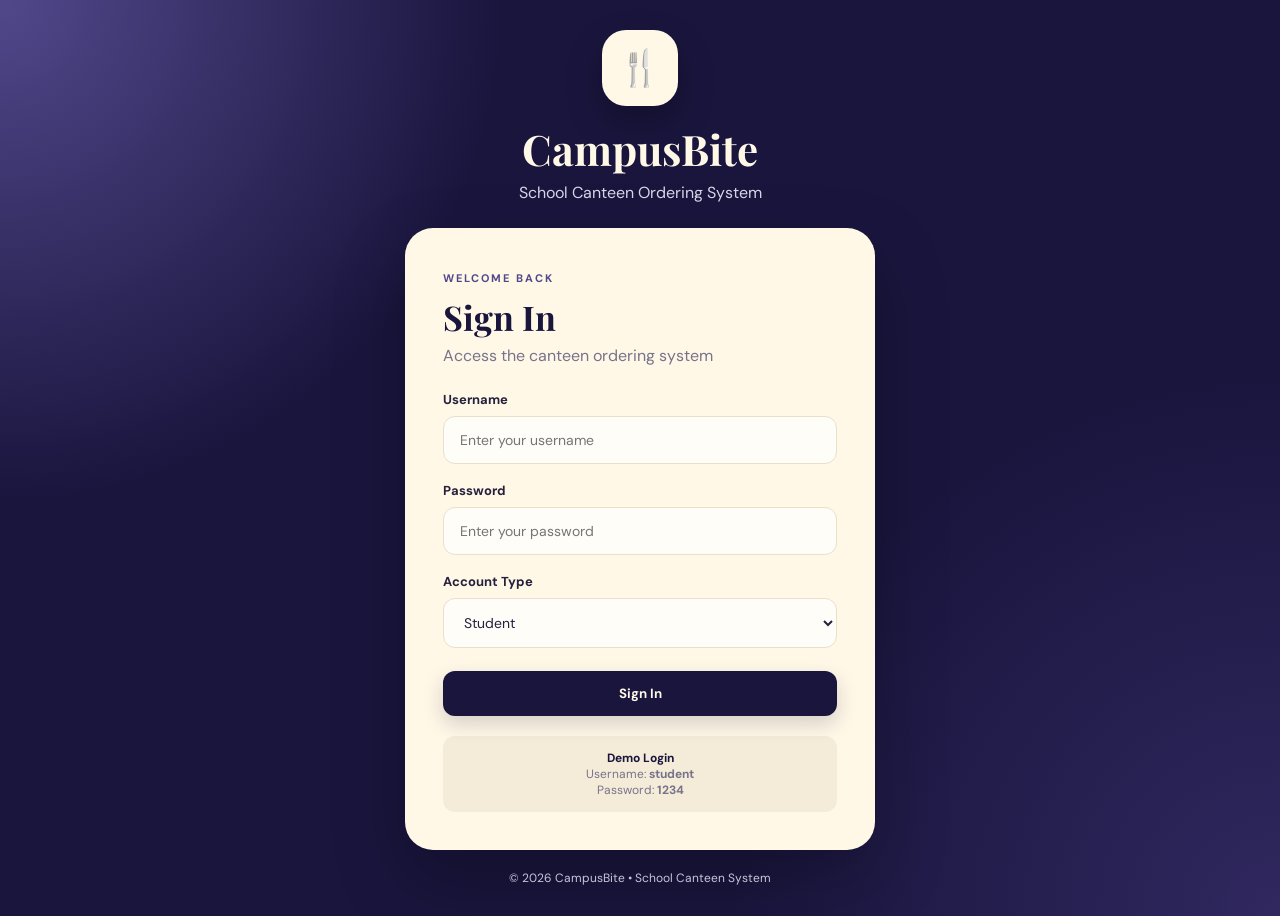
<file: index.html>
<!DOCTYPE html>
<html lang="en">
<head>
    <meta charset="UTF-8">
    <meta name="viewport" content="width=device-width, initial-scale=1.0">
    <title>CampusBite | Login</title>

    <link rel="stylesheet" href="css/style.css">
</head>

<body class="login-page">

    <div class="login-container">

        <div class="login-brand">
            <div class="brand-icon">🍴</div>

            <h1>CampusBite</h1>

            <p>
                School Canteen Ordering System
            </p>
        </div>

        <div class="login-card">

            <div class="login-header">
                <span class="small-label">WELCOME BACK</span>

                <h2>Sign In</h2>

                <p>
                    Access the canteen ordering system
                </p>
            </div>

            <form id="loginForm">

                <div class="form-group">
                    <label>Username</label>

                    <input
                        type="text"
                        id="username"
                        placeholder="Enter your username"
                        required
                    >
                </div>

                <div class="form-group">
                    <label>Password</label>

                    <input
                        type="password"
                        id="password"
                        placeholder="Enter your password"
                        required
                    >
                </div>

                <div class="form-group">
                    <label>Account Type</label>

                    <select id="role">

                        <option value="student">
                            Student
                        </option>

                        <option value="cashier">
                            Cashier / POS
                        </option>

                        <option value="kitchen">
                            Kitchen Staff
                        </option>

                        <option value="admin">
                            Administrator
                        </option>

                    </select>
                </div>

                <button
                    type="submit"
                    class="btn btn-primary login-button"
                >
                    Sign In
                </button>

            </form>

            <div class="demo-account">

                <strong>Demo Login</strong>

                <p>
                    Username: <b>student</b>
                    <br>
                    Password: <b>1234</b>
                </p>

            </div>

        </div>

        <p class="login-footer">
            © 2026 CampusBite • School Canteen System
        </p>

    </div>

    <script src="js/app.js"></script>

</body>
</html>
</file>
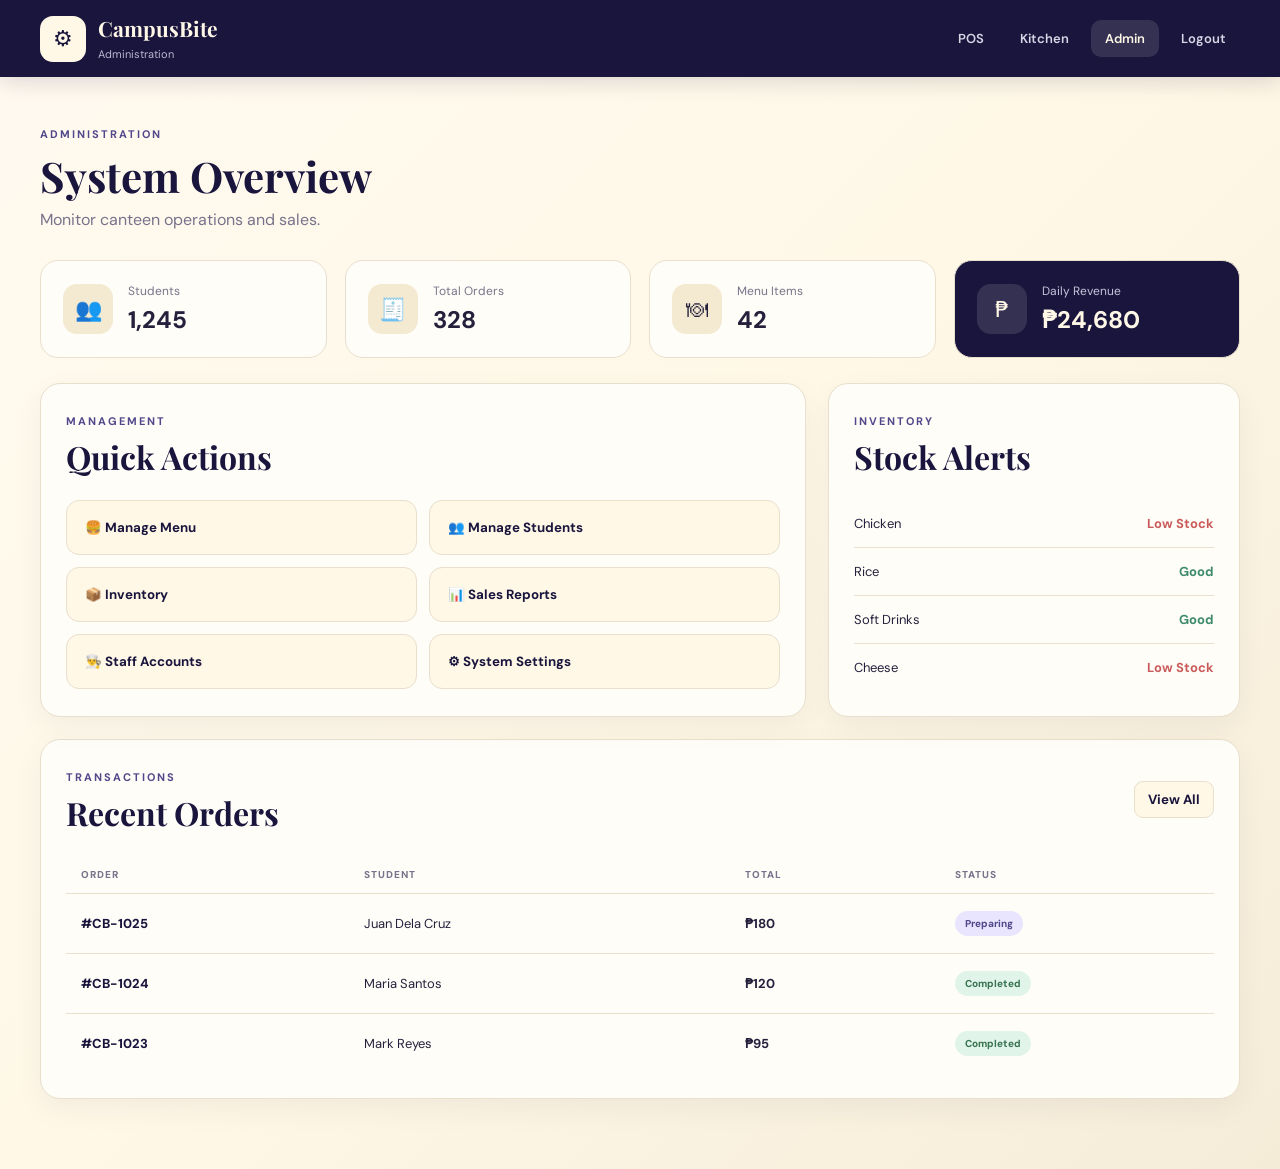
<file: admin.html>
<!DOCTYPE html>
<html lang="en">

<head>

    <meta charset="UTF-8">

    <meta
        name="viewport"
        content="width=device-width, initial-scale=1.0"
    >

    <title>CampusBite | Admin</title>

    <link
        rel="stylesheet"
        href="css/style.css"
    >

</head>

<body class="dashboard-page">

<header class="main-header">

    <div class="header-inner">

        <a href="admin.html" class="brand">

            <div class="brand-icon small">
                ⚙
            </div>

            <div>
                <h2>CampusBite</h2>
                <span>Administration</span>
            </div>

        </a>

        <nav>

            <a href="pos.html">
                POS
            </a>

            <a href="kitchen.html">
                Kitchen
            </a>

            <a href="admin.html" class="active">
                Admin
            </a>

            <a
                href="index.html"
                onclick="logout()"
            >
                Logout
            </a>

        </nav>

    </div>

</header>


<main class="dashboard-container">

    <div class="dashboard-heading">

        <div>

            <span class="small-label">
                ADMINISTRATION
            </span>

            <h1>
                System Overview
            </h1>

            <p>
                Monitor canteen operations and sales.
            </p>

        </div>

    </div>


    <section class="stats-grid">

        <div class="stat-card">

            <div class="stat-icon">
                👥
            </div>

            <div>

                <span>
                    Students
                </span>

                <strong>
                    1,245
                </strong>

            </div>

        </div>


        <div class="stat-card">

            <div class="stat-icon">
                🧾
            </div>

            <div>

                <span>
                    Total Orders
                </span>

                <strong>
                    328
                </strong>

            </div>

        </div>


        <div class="stat-card">

            <div class="stat-icon">
                🍽
            </div>

            <div>

                <span>
                    Menu Items
                </span>

                <strong>
                    42
                </strong>

            </div>

        </div>


        <div class="stat-card highlight">

            <div class="stat-icon">
                ₱
            </div>

            <div>

                <span>
                    Daily Revenue
                </span>

                <strong>
                    ₱24,680
                </strong>

            </div>

        </div>

    </section>


    <section class="admin-grid">

        <div class="admin-card">

            <div class="panel-header">

                <div>

                    <span class="small-label">
                        MANAGEMENT
                    </span>

                    <h2>
                        Quick Actions
                    </h2>

                </div>

            </div>


            <div class="admin-actions">

                <button>
                    🍔 Manage Menu
                </button>

                <button>
                    👥 Manage Students
                </button>

                <button>
                    📦 Inventory
                </button>

                <button>
                    📊 Sales Reports
                </button>

                <button>
                    👨‍🍳 Staff Accounts
                </button>

                <button>
                    ⚙ System Settings
                </button>

            </div>

        </div>


        <div class="admin-card">

            <div class="panel-header">

                <div>

                    <span class="small-label">
                        INVENTORY
                    </span>

                    <h2>
                        Stock Alerts
                    </h2>

                </div>

            </div>


            <div class="inventory-item">

                <span>
                    Chicken
                </span>

                <strong class="stock-low">
                    Low Stock
                </strong>

            </div>


            <div class="inventory-item">

                <span>
                    Rice
                </span>

                <strong class="stock-good">
                    Good
                </strong>

            </div>


            <div class="inventory-item">

                <span>
                    Soft Drinks
                </span>

                <strong class="stock-good">
                    Good
                </strong>

            </div>


            <div class="inventory-item">

                <span>
                    Cheese
                </span>

                <strong class="stock-low">
                    Low Stock
                </strong>

            </div>

        </div>

    </section>


    <section class="admin-card recent-orders">

        <div class="panel-header">

            <div>

                <span class="small-label">
                    TRANSACTIONS
                </span>

                <h2>
                    Recent Orders
                </h2>

            </div>

            <button class="refresh-button">
                View All
            </button>

        </div>


        <div class="order-table">

            <div class="table-header">

                <span>
                    ORDER
                </span>

                <span>
                    STUDENT
                </span>

                <span>
                    TOTAL
                </span>

                <span>
                    STATUS
                </span>

            </div>


            <div class="table-row">

                <span class="order-number">
                    #CB-1025
                </span>

                <span>
                    Juan Dela Cruz
                </span>

                <strong>
                    ₱180
                </strong>

                <span class="status preparing">
                    Preparing
                </span>

            </div>


            <div class="table-row">

                <span class="order-number">
                    #CB-1024
                </span>

                <span>
                    Maria Santos
                </span>

                <strong>
                    ₱120
                </strong>

                <span class="status completed">
                    Completed
                </span>

            </div>


            <div class="table-row">

                <span class="order-number">
                    #CB-1023
                </span>

                <span>
                    Mark Reyes
                </span>

                <strong>
                    ₱95
                </strong>

                <span class="status completed">
                    Completed
                </span>

            </div>

        </div>

    </section>

</main>


<script src="js/app.js"></script>

</body>
</html>
</file>
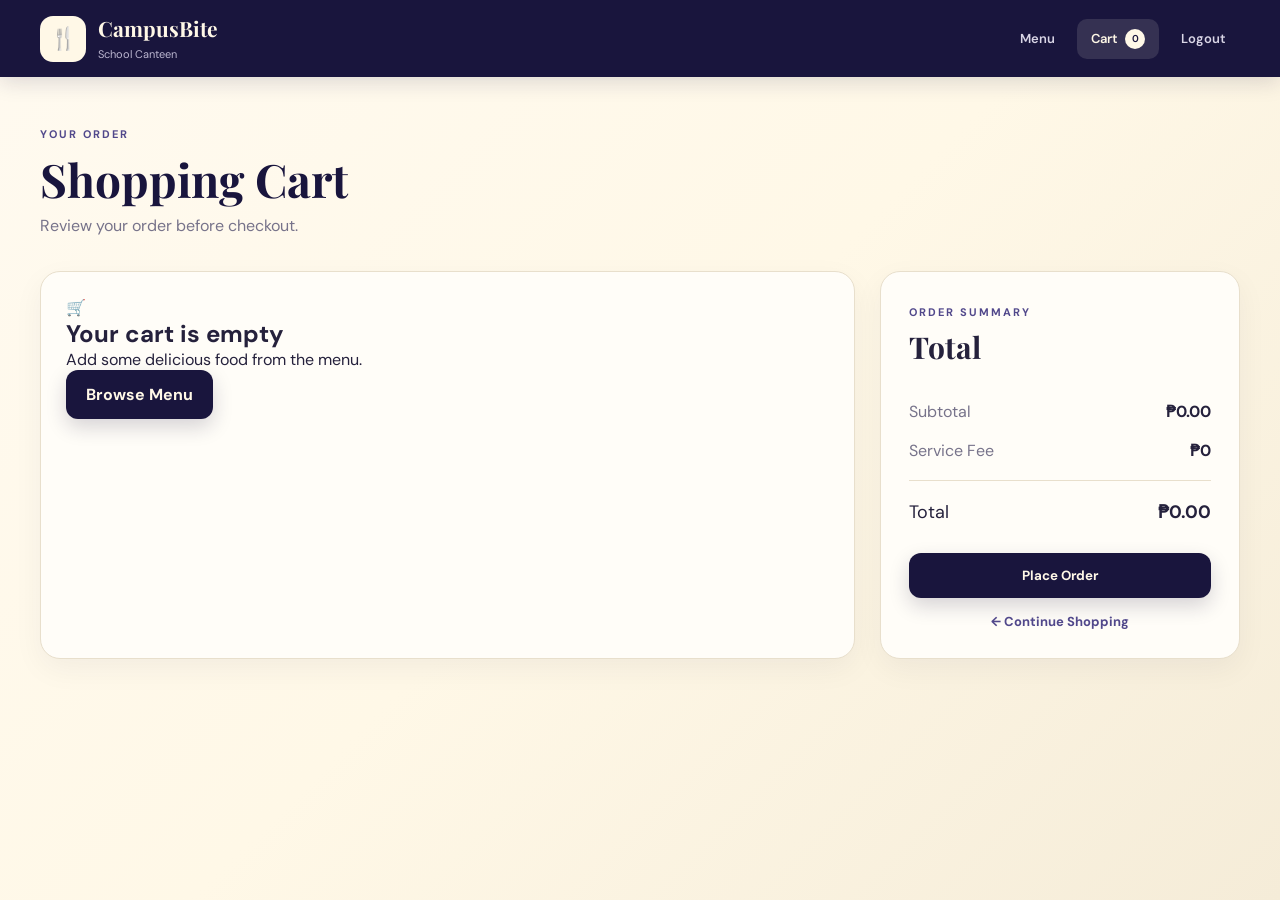
<file: cart.html>
<!DOCTYPE html>
<html lang="en">

<head>

    <meta charset="UTF-8">

    <meta
        name="viewport"
        content="width=device-width, initial-scale=1.0"
    >

    <title>CampusBite | Cart</title>

    <link
        rel="stylesheet"
        href="css/style.css"
    >

</head>

<body>

<header class="main-header">

    <div class="header-inner">

        <a href="menu.html" class="brand">

            <div class="brand-icon small">
                🍴
            </div>

            <div>
                <h2>CampusBite</h2>
                <span>School Canteen</span>
            </div>

        </a>

        <nav>

            <a href="menu.html">
                Menu
            </a>

            <a href="cart.html" class="active">
                Cart
                <span
                    class="cart-count"
                    id="cartCount"
                >
                    0
                </span>
            </a>

            <a
                href="index.html"
                onclick="logout()"
            >
                Logout
            </a>

        </nav>

    </div>

</header>


<main class="page-container">

    <div class="page-title">

        <span class="small-label">
            YOUR ORDER
        </span>

        <h1>
            Shopping Cart
        </h1>

        <p>
            Review your order before checkout.
        </p>

    </div>


    <div class="cart-layout">

        <section class="cart-card">

            <div
                id="cartItems"
                class="cart-items"
            ></div>

        </section>


        <aside class="summary-card">

            <span class="small-label">
                ORDER SUMMARY
            </span>

            <h2>
                Total
            </h2>

            <div class="summary-row">

                <span>
                    Subtotal
                </span>

                <strong id="subtotal">
                    ₱0
                </strong>

            </div>

            <div class="summary-row">

                <span>
                    Service Fee
                </span>

                <strong>
                    ₱0
                </strong>

            </div>

            <div class="summary-divider"></div>

            <div class="summary-total">

                <span>
                    Total
                </span>

                <strong id="total">
                    ₱0
                </strong>

            </div>

            <button
                onclick="checkout()"
                class="btn btn-primary full-width"
            >
                Place Order
            </button>

            <a
                href="menu.html"
                class="continue-shopping"
            >
                ← Continue Shopping
            </a>

        </aside>

    </div>

</main>


<script src="js/app.js"></script>

</body>
</html>
</file>
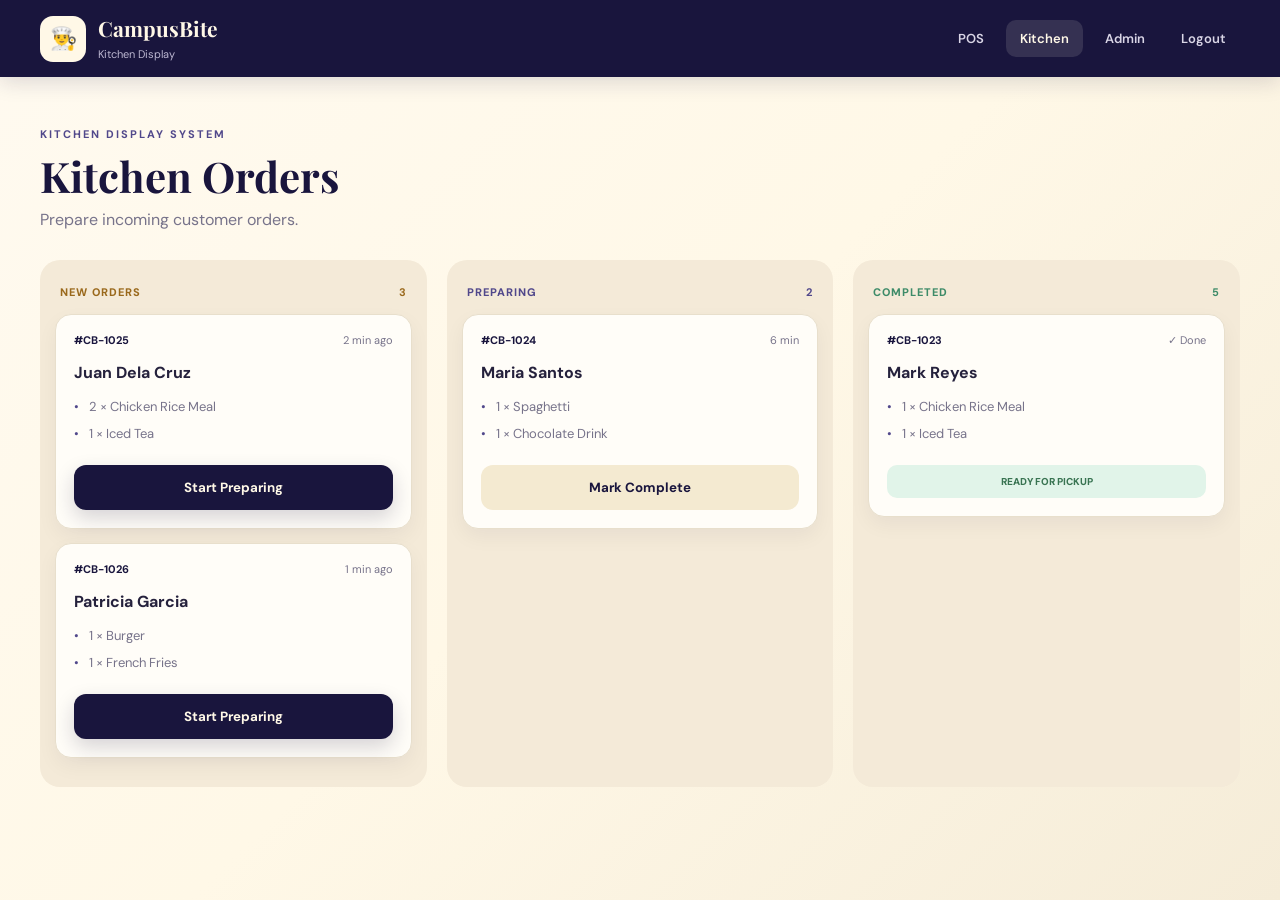
<file: kitchen.html>
<!DOCTYPE html>
<html lang="en">

<head>

    <meta charset="UTF-8">

    <meta
        name="viewport"
        content="width=device-width, initial-scale=1.0"
    >

    <title>CampusBite | Kitchen</title>

    <link
        rel="stylesheet"
        href="css/style.css"
    >

</head>

<body class="dashboard-page">

<header class="main-header">

    <div class="header-inner">

        <a href="kitchen.html" class="brand">

            <div class="brand-icon small">
                👨‍🍳
            </div>

            <div>
                <h2>CampusBite</h2>
                <span>Kitchen Display</span>
            </div>

        </a>

        <nav>

            <a href="pos.html">
                POS
            </a>

            <a href="kitchen.html" class="active">
                Kitchen
            </a>

            <a href="admin.html">
                Admin
            </a>

            <a
                href="index.html"
                onclick="logout()"
            >
                Logout
            </a>

        </nav>

    </div>

</header>


<main class="dashboard-container">

    <div class="dashboard-heading">

        <div>

            <span class="small-label">
                KITCHEN DISPLAY SYSTEM
            </span>

            <h1>
                Kitchen Orders
            </h1>

            <p>
                Prepare incoming customer orders.
            </p>

        </div>

    </div>


    <div class="kitchen-grid">

        <div class="kitchen-column">

            <div class="kitchen-heading pending-heading">

                <span>
                    NEW ORDERS
                </span>

                <strong>
                    3
                </strong>

            </div>


            <div class="kitchen-order">

                <div class="order-top">

                    <strong>
                        #CB-1025
                    </strong>

                    <span>
                        2 min ago
                    </span>

                </div>

                <h3>
                    Juan Dela Cruz
                </h3>

                <ul>

                    <li>
                        2 × Chicken Rice Meal
                    </li>

                    <li>
                        1 × Iced Tea
                    </li>

                </ul>

                <button
                    class="btn btn-primary full-width"
                    onclick="this.innerText='Preparing...'"
                >
                    Start Preparing
                </button>

            </div>


            <div class="kitchen-order">

                <div class="order-top">

                    <strong>
                        #CB-1026
                    </strong>

                    <span>
                        1 min ago
                    </span>

                </div>

                <h3>
                    Patricia Garcia
                </h3>

                <ul>

                    <li>
                        1 × Burger
                    </li>

                    <li>
                        1 × French Fries
                    </li>

                </ul>

                <button
                    class="btn btn-primary full-width"
                    onclick="this.innerText='Preparing...'"
                >
                    Start Preparing
                </button>

            </div>

        </div>


        <div class="kitchen-column">

            <div class="kitchen-heading preparing-heading">

                <span>
                    PREPARING
                </span>

                <strong>
                    2
                </strong>

            </div>


            <div class="kitchen-order">

                <div class="order-top">

                    <strong>
                        #CB-1024
                    </strong>

                    <span>
                        6 min
                    </span>

                </div>

                <h3>
                    Maria Santos
                </h3>

                <ul>

                    <li>
                        1 × Spaghetti
                    </li>

                    <li>
                        1 × Chocolate Drink
                    </li>

                </ul>

                <button
                    class="btn btn-secondary full-width"
                    onclick="this.innerText='Order Completed ✓'"
                >
                    Mark Complete
                </button>

            </div>

        </div>


        <div class="kitchen-column">

            <div class="kitchen-heading completed-heading">

                <span>
                    COMPLETED
                </span>

                <strong>
                    5
                </strong>

            </div>


            <div class="kitchen-order completed-order">

                <div class="order-top">

                    <strong>
                        #CB-1023
                    </strong>

                    <span>
                        ✓ Done
                    </span>

                </div>

                <h3>
                    Mark Reyes
                </h3>

                <ul>

                    <li>
                        1 × Chicken Rice Meal
                    </li>

                    <li>
                        1 × Iced Tea
                    </li>

                </ul>

                <div class="completed-label">
                    READY FOR PICKUP
                </div>

            </div>

        </div>

    </div>

</main>


<script src="js/app.js"></script>

</body>
</html>
</file>
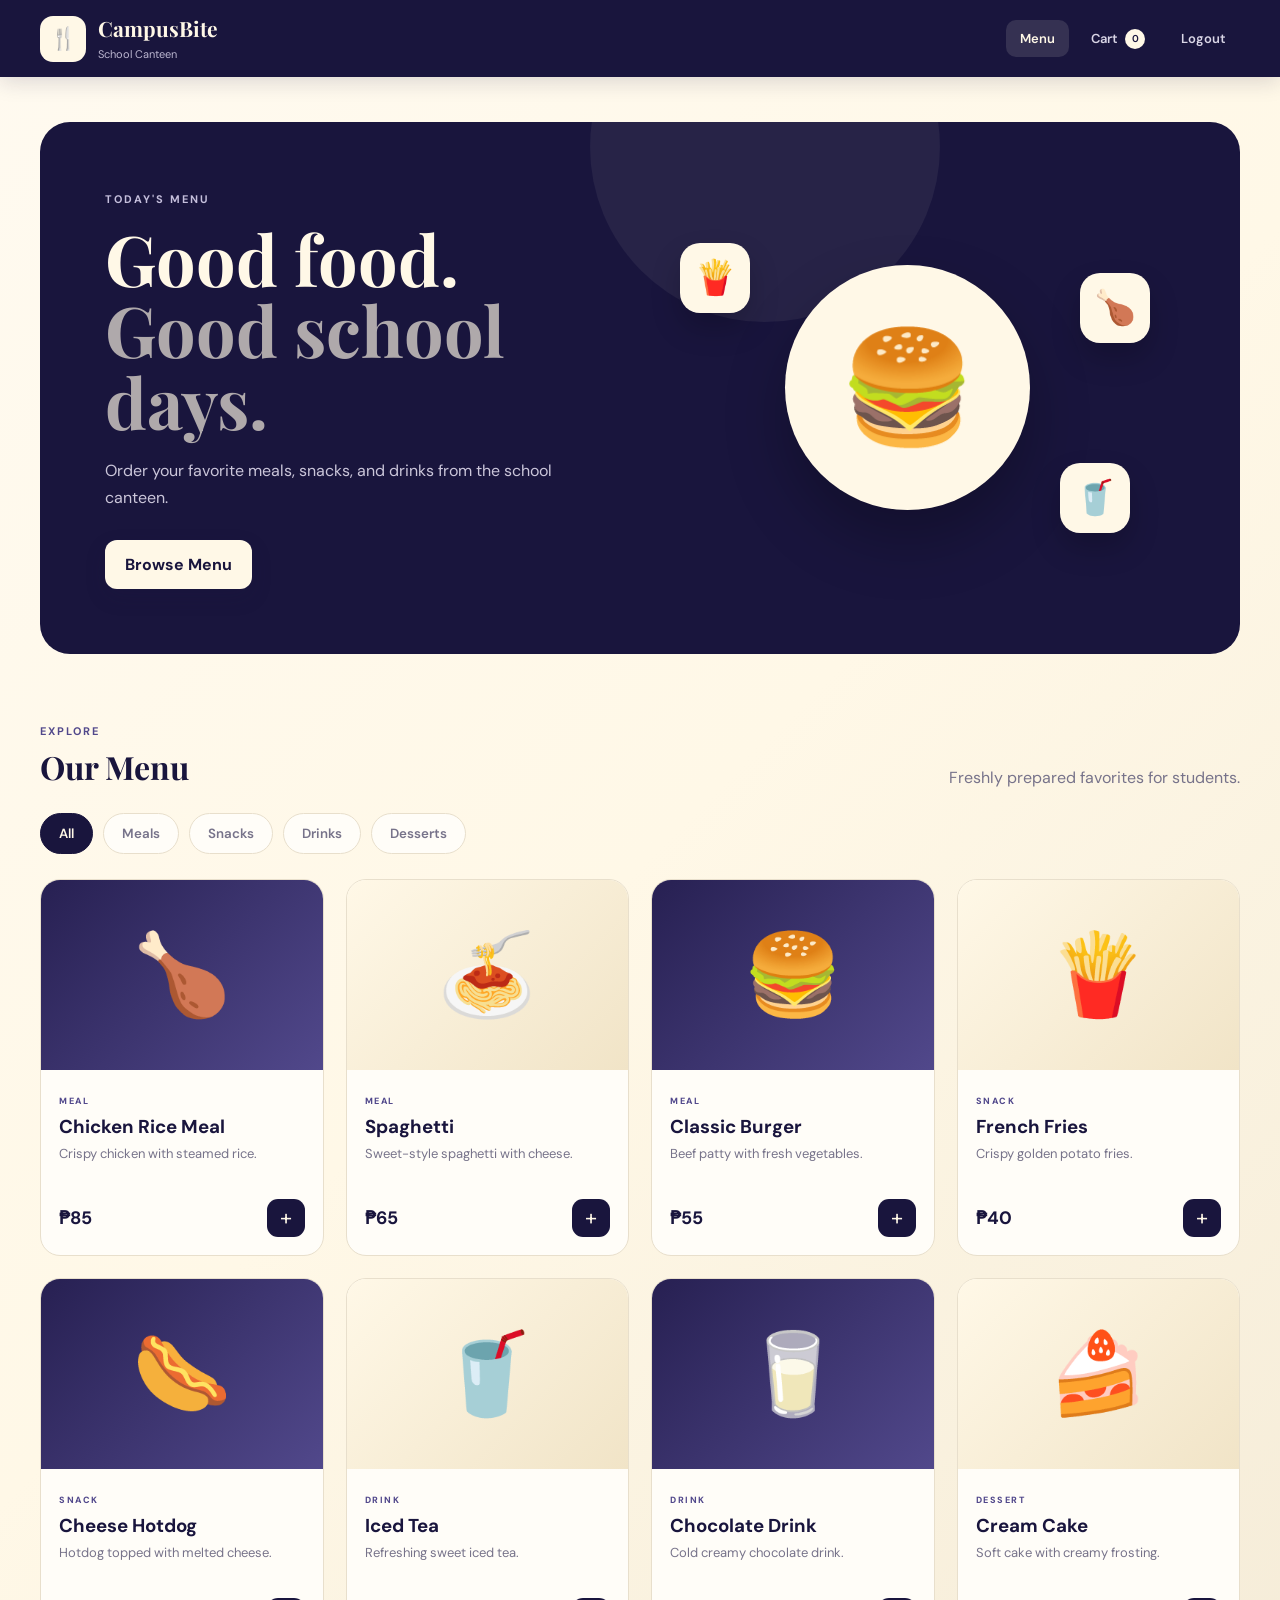
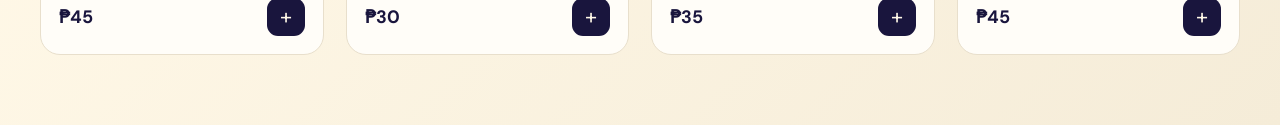
<file: menu.html>
<!DOCTYPE html>
<html lang="en">

<head>

    <meta charset="UTF-8">

    <meta
        name="viewport"
        content="width=device-width, initial-scale=1.0"
    >

    <title>CampusBite | Menu</title>

    <link
        rel="stylesheet"
        href="css/style.css"
    >

</head>

<body>

<header class="main-header">

    <div class="header-inner">

        <a href="menu.html" class="brand">

            <div class="brand-icon small">
                🍴
            </div>

            <div>
                <h2>CampusBite</h2>
                <span>School Canteen</span>
            </div>

        </a>

        <nav>

            <a href="menu.html" class="active">
                Menu
            </a>

            <a href="cart.html">
                Cart
                <span
                    class="cart-count"
                    id="cartCount"
                >
                    0
                </span>
            </a>

            <a
                href="index.html"
                onclick="logout()"
            >
                Logout
            </a>

        </nav>

    </div>

</header>


<main class="page-container">

    <section class="hero-section">

        <div class="hero-content">

            <span class="small-label">
                TODAY'S MENU
            </span>

            <h1>
                Good food.
                <br>
                <span>Good school days.</span>
            </h1>

            <p>
                Order your favorite meals, snacks, and drinks
                from the school canteen.
            </p>

            <a
                href="#menu"
                class="btn btn-primary"
            >
                Browse Menu
            </a>

        </div>

        <div class="hero-illustration">

            <div class="food-circle">
                🍔
            </div>

            <div class="floating-food food-one">
                🍟
            </div>

            <div class="floating-food food-two">
                🥤
            </div>

            <div class="floating-food food-three">
                🍗
            </div>

        </div>

    </section>


    <section
        class="menu-section"
        id="menu"
    >

        <div class="section-heading">

            <div>

                <span class="small-label">
                    EXPLORE
                </span>

                <h2>
                    Our Menu
                </h2>

            </div>

            <p>
                Freshly prepared favorites for students.
            </p>

        </div>


        <div class="category-buttons">

            <button
                class="category-btn active"
                onclick="filterMenu('all', this)"
            >
                All
            </button>

            <button
                class="category-btn"
                onclick="filterMenu('meals', this)"
            >
                Meals
            </button>

            <button
                class="category-btn"
                onclick="filterMenu('snacks', this)"
            >
                Snacks
            </button>

            <button
                class="category-btn"
                onclick="filterMenu('drinks', this)"
            >
                Drinks
            </button>

            <button
                class="category-btn"
                onclick="filterMenu('desserts', this)"
            >
                Desserts
            </button>

        </div>


        <div
            class="menu-grid"
            id="menuGrid"
        >

            <div
                class="food-card"
                data-category="meals"
            >

                <div class="food-image purple">
                    🍗
                </div>

                <div class="food-info">

                    <span class="food-category">
                        MEAL
                    </span>

                    <h3>
                        Chicken Rice Meal
                    </h3>

                    <p>
                        Crispy chicken with steamed rice.
                    </p>

                    <div class="food-bottom">

                        <strong>
                            ₱85
                        </strong>

                        <button
                            onclick="addToCart(
                                'Chicken Rice Meal',
                                85
                            )"
                            class="add-button"
                        >
                            +
                        </button>

                    </div>

                </div>

            </div>


            <div
                class="food-card"
                data-category="meals"
            >

                <div class="food-image cream">
                    🍝
                </div>

                <div class="food-info">

                    <span class="food-category">
                        MEAL
                    </span>

                    <h3>
                        Spaghetti
                    </h3>

                    <p>
                        Sweet-style spaghetti with cheese.
                    </p>

                    <div class="food-bottom">

                        <strong>
                            ₱65
                        </strong>

                        <button
                            onclick="addToCart(
                                'Spaghetti',
                                65
                            )"
                            class="add-button"
                        >
                            +
                        </button>

                    </div>

                </div>

            </div>


            <div
                class="food-card"
                data-category="meals"
            >

                <div class="food-image purple">
                    🍔
                </div>

                <div class="food-info">

                    <span class="food-category">
                        MEAL
                    </span>

                    <h3>
                        Classic Burger
                    </h3>

                    <p>
                        Beef patty with fresh vegetables.
                    </p>

                    <div class="food-bottom">

                        <strong>
                            ₱55
                        </strong>

                        <button
                            onclick="addToCart(
                                'Classic Burger',
                                55
                            )"
                            class="add-button"
                        >
                            +
                        </button>

                    </div>

                </div>

            </div>


            <div
                class="food-card"
                data-category="snacks"
            >

                <div class="food-image cream">
                    🍟
                </div>

                <div class="food-info">

                    <span class="food-category">
                        SNACK
                    </span>

                    <h3>
                        French Fries
                    </h3>

                    <p>
                        Crispy golden potato fries.
                    </p>

                    <div class="food-bottom">

                        <strong>
                            ₱40
                        </strong>

                        <button
                            onclick="addToCart(
                                'French Fries',
                                40
                            )"
                            class="add-button"
                        >
                            +
                        </button>

                    </div>

                </div>

            </div>


            <div
                class="food-card"
                data-category="snacks"
            >

                <div class="food-image purple">
                    🌭
                </div>

                <div class="food-info">

                    <span class="food-category">
                        SNACK
                    </span>

                    <h3>
                        Cheese Hotdog
                    </h3>

                    <p>
                        Hotdog topped with melted cheese.
                    </p>

                    <div class="food-bottom">

                        <strong>
                            ₱45
                        </strong>

                        <button
                            onclick="addToCart(
                                'Cheese Hotdog',
                                45
                            )"
                            class="add-button"
                        >
                            +
                        </button>

                    </div>

                </div>

            </div>


            <div
                class="food-card"
                data-category="drinks"
            >

                <div class="food-image cream">
                    🥤
                </div>

                <div class="food-info">

                    <span class="food-category">
                        DRINK
                    </span>

                    <h3>
                        Iced Tea
                    </h3>

                    <p>
                        Refreshing sweet iced tea.
                    </p>

                    <div class="food-bottom">

                        <strong>
                            ₱30
                        </strong>

                        <button
                            onclick="addToCart(
                                'Iced Tea',
                                30
                            )"
                            class="add-button"
                        >
                            +
                        </button>

                    </div>

                </div>

            </div>


            <div
                class="food-card"
                data-category="drinks"
            >

                <div class="food-image purple">
                    🥛
                </div>

                <div class="food-info">

                    <span class="food-category">
                        DRINK
                    </span>

                    <h3>
                        Chocolate Drink
                    </h3>

                    <p>
                        Cold creamy chocolate drink.
                    </p>

                    <div class="food-bottom">

                        <strong>
                            ₱35
                        </strong>

                        <button
                            onclick="addToCart(
                                'Chocolate Drink',
                                35
                            )"
                            class="add-button"
                        >
                            +
                        </button>

                    </div>

                </div>

            </div>


            <div
                class="food-card"
                data-category="desserts"
            >

                <div class="food-image cream">
                    🍰
                </div>

                <div class="food-info">

                    <span class="food-category">
                        DESSERT
                    </span>

                    <h3>
                        Cream Cake
                    </h3>

                    <p>
                        Soft cake with creamy frosting.
                    </p>

                    <div class="food-bottom">

                        <strong>
                            ₱45
                        </strong>

                        <button
                            onclick="addToCart(
                                'Cream Cake',
                                45
                            )"
                            class="add-button"
                        >
                            +
                        </button>

                    </div>

                </div>

            </div>

        </div>

    </section>

</main>

<script src="js/app.js"></script>

</body>
</html>
</file>
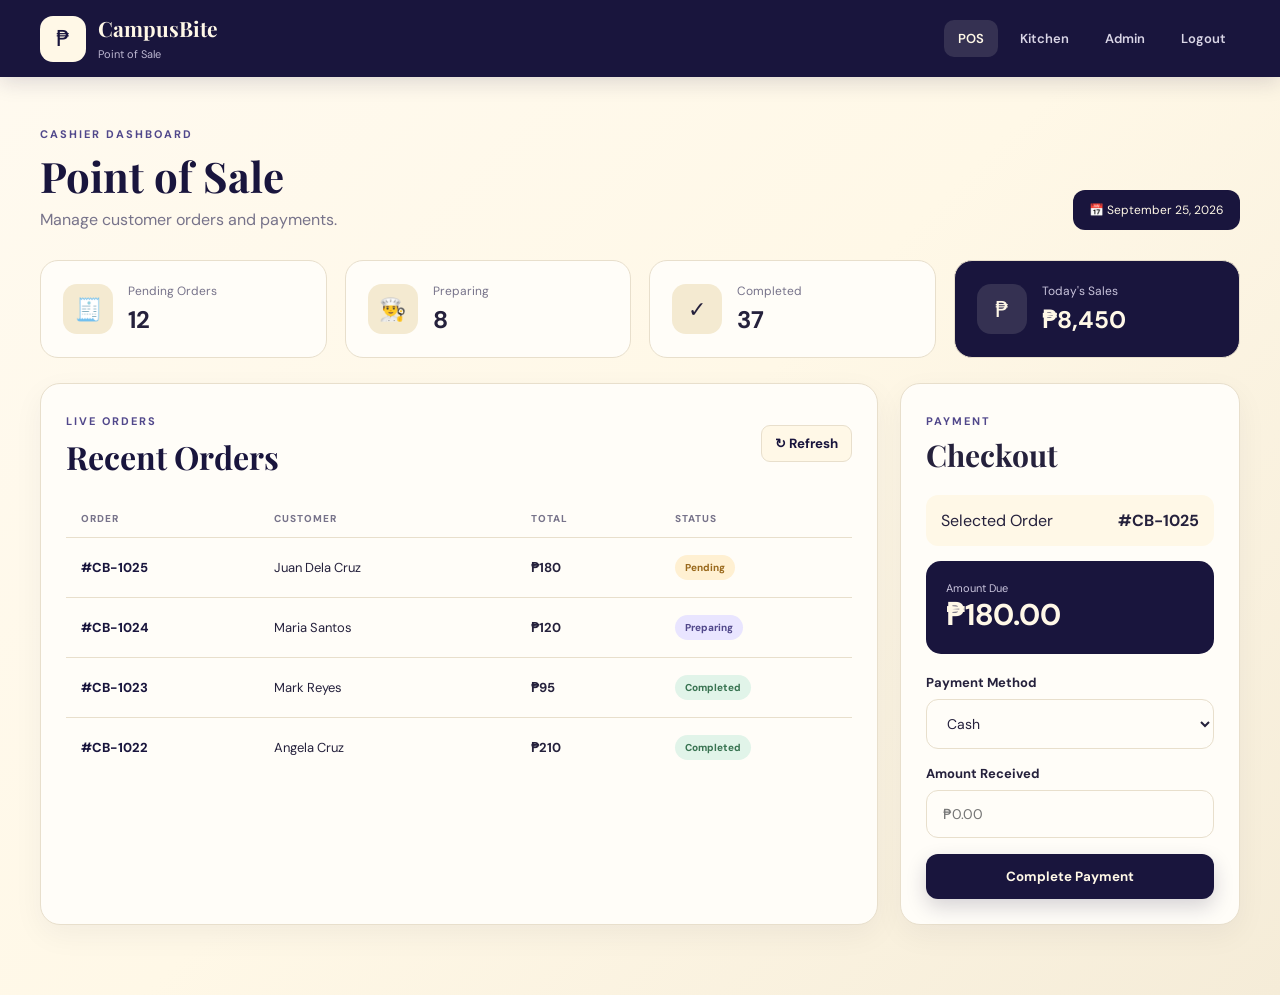
<file: pos.html>
<!DOCTYPE html>
<html lang="en">

<head>

    <meta charset="UTF-8">

    <meta
        name="viewport"
        content="width=device-width, initial-scale=1.0"
    >

    <title>CampusBite | POS</title>

    <link
        rel="stylesheet"
        href="css/style.css"
    >

</head>

<body class="dashboard-page">

<header class="main-header">

    <div class="header-inner">

        <a href="pos.html" class="brand">

            <div class="brand-icon small">
                ₱
            </div>

            <div>
                <h2>CampusBite</h2>
                <span>Point of Sale</span>
            </div>

        </a>

        <nav>

            <a href="pos.html" class="active">
                POS
            </a>

            <a href="kitchen.html">
                Kitchen
            </a>

            <a href="admin.html">
                Admin
            </a>

            <a
                href="index.html"
                onclick="logout()"
            >
                Logout
            </a>

        </nav>

    </div>

</header>


<main class="dashboard-container">

    <div class="dashboard-heading">

        <div>

            <span class="small-label">
                CASHIER DASHBOARD
            </span>

            <h1>
                Point of Sale
            </h1>

            <p>
                Manage customer orders and payments.
            </p>

        </div>

        <div class="date-badge">
            📅 September 25, 2026
        </div>

    </div>


    <section class="stats-grid">

        <div class="stat-card">

            <div class="stat-icon">
                🧾
            </div>

            <div>

                <span>
                    Pending Orders
                </span>

                <strong>
                    12
                </strong>

            </div>

        </div>


        <div class="stat-card">

            <div class="stat-icon">
                👨‍🍳
            </div>

            <div>

                <span>
                    Preparing
                </span>

                <strong>
                    8
                </strong>

            </div>

        </div>


        <div class="stat-card">

            <div class="stat-icon">
                ✓
            </div>

            <div>

                <span>
                    Completed
                </span>

                <strong>
                    37
                </strong>

            </div>

        </div>


        <div class="stat-card highlight">

            <div class="stat-icon">
                ₱
            </div>

            <div>

                <span>
                    Today's Sales
                </span>

                <strong>
                    ₱8,450
                </strong>

            </div>

        </div>

    </section>


    <section class="pos-layout">

        <div class="orders-panel">

            <div class="panel-header">

                <div>

                    <span class="small-label">
                        LIVE ORDERS
                    </span>

                    <h2>
                        Recent Orders
                    </h2>

                </div>

                <button
                    class="refresh-button"
                    onclick="location.reload()"
                >
                    ↻ Refresh
                </button>

            </div>


            <div class="order-table">

                <div class="table-header">

                    <span>
                        ORDER
                    </span>

                    <span>
                        CUSTOMER
                    </span>

                    <span>
                        TOTAL
                    </span>

                    <span>
                        STATUS
                    </span>

                </div>


                <div class="table-row">

                    <span class="order-number">
                        #CB-1025
                    </span>

                    <span>
                        Juan Dela Cruz
                    </span>

                    <strong>
                        ₱180
                    </strong>

                    <span class="status pending">
                        Pending
                    </span>

                </div>


                <div class="table-row">

                    <span class="order-number">
                        #CB-1024
                    </span>

                    <span>
                        Maria Santos
                    </span>

                    <strong>
                        ₱120
                    </strong>

                    <span class="status preparing">
                        Preparing
                    </span>

                </div>


                <div class="table-row">

                    <span class="order-number">
                        #CB-1023
                    </span>

                    <span>
                        Mark Reyes
                    </span>

                    <strong>
                        ₱95
                    </strong>

                    <span class="status completed">
                        Completed
                    </span>

                </div>


                <div class="table-row">

                    <span class="order-number">
                        #CB-1022
                    </span>

                    <span>
                        Angela Cruz
                    </span>

                    <strong>
                        ₱210
                    </strong>

                    <span class="status completed">
                        Completed
                    </span>

                </div>

            </div>

        </div>


        <aside class="payment-panel">

            <span class="small-label">
                PAYMENT
            </span>

            <h2>
                Checkout
            </h2>

            <div class="selected-order">

                <span>
                    Selected Order
                </span>

                <strong>
                    #CB-1025
                </strong>

            </div>

            <div class="payment-total">

                <span>
                    Amount Due
                </span>

                <strong>
                    ₱180.00
                </strong>

            </div>


            <label>
                Payment Method
            </label>

            <select>

                <option>
                    Cash
                </option>

                <option>
                    GCash
                </option>

                <option>
                    Card
                </option>

            </select>


            <label>
                Amount Received
            </label>

            <input
                type="number"
                placeholder="₱0.00"
            >


            <button
                class="btn btn-primary full-width"
            >
                Complete Payment
            </button>

        </aside>

    </section>

</main>


<script src="js/app.js"></script>

</body>
</html>
</file>
<file: css/style.css>
@import url('https://fonts.googleapis.com/css2?family=DM+Sans:wght@400;500;600;700&family=Playfair+Display:wght@500;600;700&display=swap');


:root {

    --midnight: #19153d;
    --midnight-dark: #100d2a;
    --indigo: #30285f;
    --indigo-light: #51488b;

    --cream: #fff8e7;
    --cream-dark: #f4ead1;

    --white: #ffffff;

    --text: #25213c;
    --muted: #77738a;

    --border: #e8dfcc;

    --green: #3d8b68;
    --orange: #d99a3e;
    --red: #c95b5b;

    --shadow:
        0 15px 40px rgba(25, 21, 61, 0.10);

    --radius: 18px;

}


* {
    margin: 0;
    padding: 0;
    box-sizing: border-box;
}


html {
    scroll-behavior: smooth;
}


body {

    font-family: 'DM Sans', sans-serif;

    background:
        linear-gradient(
            135deg,
            #fffaf0 0%,
            #fff8e7 50%,
            #f5ecd8 100%
        );

    color: var(--text);

    min-height: 100vh;

}


a {
    text-decoration: none;
    color: inherit;
}


button,
input,
select {
    font-family: inherit;
}


button {
    cursor: pointer;
}


/* =========================
   LOGIN
========================= */

.login-page {

    min-height: 100vh;

    display: flex;

    justify-content: center;

    align-items: center;

    padding: 30px;

    background:

        radial-gradient(
            circle at top left,
            #51488b 0,
            transparent 32%
        ),

        radial-gradient(
            circle at bottom right,
            #30285f 0,
            transparent 35%
        ),

        var(--midnight);

}


.login-container {

    width: 100%;

    max-width: 470px;

    text-align: center;

}


.login-brand {

    color: var(--cream);

    margin-bottom: 25px;

}


.brand-icon {

    width: 76px;

    height: 76px;

    margin: 0 auto 15px;

    display: flex;

    align-items: center;

    justify-content: center;

    background: var(--cream);

    color: var(--midnight);

    border-radius: 24px;

    font-size: 35px;

    box-shadow:
        0 15px 35px rgba(0,0,0,.25);

}


.brand-icon.small {

    width: 46px;

    height: 46px;

    margin: 0;

    border-radius: 13px;

    font-size: 22px;

    box-shadow: none;

}


.login-brand h1 {

    font-family: 'Playfair Display', serif;

    font-size: 42px;

}


.login-brand p {

    color: #d8d4e8;

    margin-top: 5px;

}


.login-card {

    background: var(--cream);

    padding: 38px;

    border-radius: 28px;

    box-shadow:
        0 30px 70px rgba(0,0,0,.25);

    text-align: left;

}


.login-header {

    margin-bottom: 25px;

}


.small-label {

    color: var(--indigo-light);

    font-size: 11px;

    font-weight: 700;

    letter-spacing: 2px;

}


.login-header h2 {

    font-family: 'Playfair Display', serif;

    font-size: 34px;

    color: var(--midnight);

    margin-top: 7px;

}


.login-header p {

    color: var(--muted);

    margin-top: 5px;

}


.form-group {

    margin-bottom: 18px;

}


.form-group label,
.payment-panel label {

    display: block;

    font-size: 13px;

    font-weight: 700;

    margin-bottom: 8px;

}


input,
select {

    width: 100%;

    border: 1px solid var(--border);

    background: #fffdf8;

    padding: 14px 16px;

    border-radius: 12px;

    outline: none;

    color: var(--text);

    font-size: 14px;

    transition: .2s;

}


input:focus,
select:focus {

    border-color: var(--indigo-light);

    box-shadow:
        0 0 0 3px rgba(81,72,139,.12);

}


.btn {

    border: none;

    padding: 14px 20px;

    border-radius: 12px;

    font-weight: 700;

    transition: .2s;

    display: inline-flex;

    align-items: center;

    justify-content: center;

    gap: 8px;

}


.btn:hover {

    transform: translateY(-2px);

}


.btn-primary {

    background: var(--midnight);

    color: var(--cream);

    box-shadow:
        0 8px 20px rgba(25,21,61,.18);

}


.btn-secondary {

    background: var(--cream-dark);

    color: var(--midnight);

}


.login-button {

    width: 100%;

    margin-top: 5px;

}


.demo-account {

    margin-top: 20px;

    padding: 14px;

    border-radius: 12px;

    background: #f4ecd9;

    text-align: center;

    font-size: 12px;

    color: var(--muted);

}


.demo-account strong {

    color: var(--midnight);

}


.login-footer {

    color: #c9c4dc;

    font-size: 12px;

    margin-top: 20px;

}


/* =========================
   HEADER
========================= */

.main-header {

    background: var(--midnight);

    color: var(--cream);

    position: sticky;

    top: 0;

    z-index: 100;

    box-shadow:
        0 5px 20px rgba(25,21,61,.15);

}


.header-inner {

    max-width: 1250px;

    margin: auto;

    padding: 14px 25px;

    display: flex;

    justify-content: space-between;

    align-items: center;

}


.brand {

    display: flex;

    align-items: center;

    gap: 12px;

}


.brand h2 {

    font-family: 'Playfair Display', serif;

    font-size: 21px;

}


.brand span {

    color: #bcb7d1;

    font-size: 11px;

}


nav {

    display: flex;

    align-items: center;

    gap: 8px;

}


nav a {

    padding: 10px 14px;

    border-radius: 10px;

    color: #d9d5e6;

    font-size: 13px;

    font-weight: 600;

    transition: .2s;

}


nav a:hover,
nav a.active {

    background: rgba(255,248,231,.12);

    color: var(--cream);

}


.cart-count {

    display: inline-flex;

    align-items: center;

    justify-content: center;

    min-width: 20px;

    height: 20px;

    margin-left: 4px;

    border-radius: 50%;

    background: var(--cream);

    color: var(--midnight);

    font-size: 10px;

}


/* =========================
   GENERAL
========================= */

.page-container,
.dashboard-container {

    width: 100%;

    max-width: 1250px;

    margin: auto;

    padding: 45px 25px 70px;

}


.hero-section {

    min-height: 480px;

    background: var(--midnight);

    border-radius: 30px;

    overflow: hidden;

    display: grid;

    grid-template-columns: 1fr 1fr;

    align-items: center;

    padding: 65px;

    color: var(--cream);

    position: relative;

}


.hero-section::before {

    content: "";

    position: absolute;

    width: 350px;

    height: 350px;

    border-radius: 50%;

    background: rgba(255,248,231,.06);

    right: 25%;

    top: -150px;

}


.hero-content {

    position: relative;

    z-index: 2;

}


.hero-content .small-label {

    color: #c5bfdc;

}


.hero-content h1 {

    font-family: 'Playfair Display', serif;

    font-size: clamp(45px, 6vw, 70px);

    line-height: 1.02;

    margin: 15px 0 20px;

}


.hero-content h1 span {

    color: var(--cream);

    opacity: .65;

}


.hero-content p {

    max-width: 500px;

    color: #cbc6da;

    line-height: 1.7;

    margin-bottom: 28px;

}


.hero-content .btn {

    background: var(--cream);

    color: var(--midnight);

}


.hero-illustration {

    min-height: 350px;

    position: relative;

    display: flex;

    align-items: center;

    justify-content: center;

}


.food-circle {

    width: 245px;

    height: 245px;

    border-radius: 50%;

    background: var(--cream);

    display: flex;

    align-items: center;

    justify-content: center;

    font-size: 110px;

    box-shadow:
        0 30px 60px rgba(0,0,0,.25);

}


.floating-food {

    position: absolute;

    width: 70px;

    height: 70px;

    border-radius: 20px;

    background: #fff8e7;

    display: flex;

    align-items: center;

    justify-content: center;

    font-size: 34px;

    box-shadow:
        0 15px 30px rgba(0,0,0,.2);

}


.food-one {
    top: 30px;
    left: 40px;
}


.food-two {
    bottom: 30px;
    right: 45px;
}


.food-three {
    top: 60px;
    right: 25px;
}


.menu-section {

    padding-top: 65px;

}


.section-heading {

    display: flex;

    justify-content: space-between;

    align-items: end;

    margin-bottom: 25px;

}


.section-heading h2,
.panel-header h2 {

    font-family: 'Playfair Display', serif;

    font-size: 32px;

    color: var(--midnight);

    margin-top: 5px;

}


.section-heading p {

    color: var(--muted);

}


.category-buttons {

    display: flex;

    gap: 10px;

    flex-wrap: wrap;

    margin-bottom: 25px;

}


.category-btn {

    border: 1px solid var(--border);

    background: #fffdf8;

    color: var(--muted);

    padding: 11px 18px;

    border-radius: 30px;

    font-weight: 600;

}


.category-btn.active,
.category-btn:hover {

    background: var(--midnight);

    color: var(--cream);

    border-color: var(--midnight);

}


/* =========================
   FOOD CARDS
========================= */

.menu-grid {

    display: grid;

    grid-template-columns:
        repeat(4, 1fr);

    gap: 22px;

}


.food-card {

    background: #fffdf8;

    border: 1px solid var(--border);

    border-radius: 20px;

    overflow: hidden;

    transition: .25s;

}


.food-card:hover {

    transform: translateY(-6px);

    box-shadow: var(--shadow);

}


.food-image {

    height: 190px;

    display: flex;

    align-items: center;

    justify-content: center;

    font-size: 80px;

}


.food-image.purple {

    background:
        linear-gradient(
            135deg,
            #272052,
            #51488b
        );

}


.food-image.cream {

    background:
        linear-gradient(
            135deg,
            #fff8e7,
            #f1e4c7
        );

}


.food-info {

    padding: 18px;

}


.food-category {

    font-size: 9px;

    letter-spacing: 1.5px;

    font-weight: 800;

    color: var(--indigo-light);

}


.food-info h3 {

    margin: 5px 0;

    color: var(--midnight);

}


.food-info p {

    color: var(--muted);

    font-size: 13px;

    line-height: 1.5;

    min-height: 40px;

}


.food-bottom {

    display: flex;

    justify-content: space-between;

    align-items: center;

    margin-top: 15px;

}


.food-bottom strong {

    font-size: 18px;

    color: var(--midnight);

}


.add-button {

    width: 38px;

    height: 38px;

    border: none;

    border-radius: 11px;

    background: var(--midnight);

    color: var(--cream);

    font-size: 22px;

}


/* =========================
   PAGE TITLE
========================= */

.page-title {

    margin-bottom: 35px;

}


.page-title h1 {

    font-family: 'Playfair Display', serif;

    font-size: 46px;

    color: var(--midnight);

    margin: 5px 0;

}


.page-title p {

    color: var(--muted);

}


/* =========================
   CART
========================= */

.cart-layout {

    display: grid;

    grid-template-columns:
        1fr 360px;

    gap: 25px;

}


.cart-card,
.summary-card,
.admin-card,
.orders-panel,
.payment-panel {

    background: #fffdf8;

    border: 1px solid var(--border);

    border-radius: 20px;

    box-shadow:
        0 10px 30px rgba(25,21,61,.05);

}


.cart-card {

    padding: 25px;

}


.cart-item {

    display: grid;

    grid-template-columns: 70px 1fr auto auto;

    gap: 18px;

    align-items: center;

    padding: 18px 0;

    border-bottom: 1px solid var(--border);

}


.cart-item:last-child {

    border-bottom: none;

}


.cart-item-image {

    width: 70px;

    height: 70px;

    border-radius: 15px;

    background: var(--midnight);

    display: flex;

    align-items: center;

    justify-content: center;

    font-size: 30px;

}


.cart-item h3 {

    font-size: 15px;

}


.cart-item p {

    color: var(--muted);

    font-size: 12px;

    margin-top: 3px;

}


.quantity-controls {

    display: flex;

    align-items: center;

    gap: 8px;

}


.quantity-controls button {

    width: 28px;

    height: 28px;

    border: 1px solid var(--border);

    border-radius: 8px;

    background: var(--cream);

}


.remove-button {

    border: none;

    background: none;

    color: var(--red);

}


.summary-card {

    padding: 28px;

    height: fit-content;

    position: sticky;

    top: 100px;

}


.summary-card h2 {

    font-family: 'Playfair Display', serif;

    font-size: 30px;

    margin: 6px 0 25px;

}


.summary-row,
.summary-total {

    display: flex;

    justify-content: space-between;

    padding: 9px 0;

}


.summary-row span {

    color: var(--muted);

}


.summary-divider {

    height: 1px;

    background: var(--border);

    margin: 10px 0;

}


.summary-total {

    font-size: 18px;

    margin-bottom: 20px;

}


.full-width {

    width: 100%;

}


.continue-shopping {

    display: block;

    text-align: center;

    color: var(--indigo-light);

    font-size: 13px;

    font-weight: 700;

    margin-top: 15px;

}


/* =========================
   DASHBOARD
========================= */

.dashboard-heading {

    display: flex;

    justify-content: space-between;

    align-items: end;

    margin-bottom: 30px;

}


.dashboard-heading h1 {

    font-family: 'Playfair Display', serif;

    color: var(--midnight);

    font-size: 42px;

    margin: 5px 0;

}


.dashboard-heading p {

    color: var(--muted);

}


.date-badge {

    padding: 12px 16px;

    border-radius: 12px;

    background: var(--midnight);

    color: var(--cream);

    font-size: 12px;

}


.stats-grid {

    display: grid;

    grid-template-columns:
        repeat(4, 1fr);

    gap: 18px;

    margin-bottom: 25px;

}


.stat-card {

    padding: 22px;

    border-radius: 18px;

    background: #fffdf8;

    border: 1px solid var(--border);

    display: flex;

    align-items: center;

    gap: 15px;

}


.stat-card.highlight {

    background: var(--midnight);

    color: var(--cream);

}


.stat-icon {

    width: 50px;

    height: 50px;

    border-radius: 14px;

    background: var(--cream-dark);

    display: flex;

    align-items: center;

    justify-content: center;

    font-size: 22px;

}


.highlight .stat-icon {

    background: rgba(255,248,231,.12);

}


.stat-card span {

    display: block;

    color: var(--muted);

    font-size: 12px;

    margin-bottom: 5px;

}


.highlight span {

    color: #c9c4dc;

}


.stat-card strong {

    font-size: 24px;

}


.pos-layout {

    display: grid;

    grid-template-columns:
        1fr 340px;

    gap: 22px;

}


.orders-panel {

    padding: 25px;

}


.payment-panel {

    padding: 25px;

}


.panel-header {

    display: flex;

    justify-content: space-between;

    align-items: center;

    margin-bottom: 22px;

}


.refresh-button {

    border: 1px solid var(--border);

    background: var(--cream);

    padding: 9px 13px;

    border-radius: 9px;

    color: var(--midnight);

    font-weight: 700;

}


.order-table {

    width: 100%;

}


.table-header,
.table-row {

    display: grid;

    grid-template-columns:
        1.1fr 1.5fr .8fr 1fr;

    gap: 15px;

    align-items: center;

}


.table-header {

    color: var(--muted);

    font-size: 10px;

    font-weight: 800;

    letter-spacing: 1px;

    padding: 12px 15px;

}


.table-row {

    padding: 17px 15px;

    border-top: 1px solid var(--border);

    font-size: 13px;

}


.order-number {

    font-weight: 800;

    color: var(--midnight);

}


.status {

    width: fit-content;

    padding: 6px 10px;

    border-radius: 20px;

    font-size: 10px;

    font-weight: 800;

}


.status.pending {

    background: #fff0d2;

    color: #9a691c;

}


.status.preparing {

    background: #e9e5ff;

    color: #51488b;

}


.status.completed {

    background: #e1f4e9;

    color: #397452;

}


.payment-panel h2 {

    font-family: 'Playfair Display', serif;

    font-size: 30px;

    margin: 5px 0 20px;

}


.selected-order {

    padding: 15px;

    background: var(--cream);

    border-radius: 12px;

    display: flex;

    justify-content: space-between;

    margin-bottom: 15px;

}


.payment-total {

    background: var(--midnight);

    color: var(--cream);

    padding: 20px;

    border-radius: 15px;

    margin-bottom: 20px;

}


.payment-total span {

    display: block;

    font-size: 11px;

    color: #c9c4dc;

}


.payment-total strong {

    font-size: 30px;

}


.payment-panel input,
.payment-panel select {

    margin-bottom: 16px;

}


/* =========================
   KITCHEN
========================= */

.kitchen-grid {

    display: grid;

    grid-template-columns:
        repeat(3, 1fr);

    gap: 20px;

}


.kitchen-column {

    background: #f4ead8;

    border-radius: 20px;

    padding: 15px;

    min-height: 500px;

}


.kitchen-heading {

    display: flex;

    justify-content: space-between;

    padding: 10px 5px 15px;

    font-size: 11px;

    font-weight: 800;

    letter-spacing: 1px;

}


.pending-heading {
    color: #9a691c;
}


.preparing-heading {
    color: var(--indigo-light);
}


.completed-heading {
    color: var(--green);
}


.kitchen-order {

    background: #fffdf8;

    border: 1px solid var(--border);

    border-radius: 16px;

    padding: 18px;

    margin-bottom: 14px;

    box-shadow:
        0 8px 20px rgba(25,21,61,.05);

}


.order-top {

    display: flex;

    justify-content: space-between;

    align-items: center;

    font-size: 11px;

    color: var(--muted);

}


.order-top strong {

    color: var(--midnight);

}


.kitchen-order h3 {

    margin: 15px 0 10px;

    font-size: 16px;

}


.kitchen-order ul {

    list-style: none;

    margin-bottom: 18px;

}


.kitchen-order li {

    font-size: 13px;

    padding: 5px 0;

    color: var(--muted);

}


.kitchen-order li::before {

    content: "•";

    color: var(--indigo-light);

    margin-right: 7px;

}


.completed-label {

    text-align: center;

    background: #e1f4e9;

    color: #397452;

    padding: 10px;

    border-radius: 10px;

    font-size: 10px;

    font-weight: 800;

}


/* =========================
   ADMIN
========================= */

.admin-grid {

    display: grid;

    grid-template-columns:
        1.3fr .7fr;

    gap: 22px;

    margin-bottom: 22px;

}


.admin-card {

    padding: 25px;

}


.admin-actions {

    display: grid;

    grid-template-columns:
        repeat(2, 1fr);

    gap: 12px;

}


.admin-actions button {

    padding: 18px;

    border: 1px solid var(--border);

    background: var(--cream);

    border-radius: 13px;

    text-align: left;

    font-weight: 700;

    color: var(--midnight);

    transition: .2s;

}


.admin-actions button:hover {

    background: var(--midnight);

    color: var(--cream);

    transform: translateY(-2px);

}


.inventory-item {

    display: flex;

    justify-content: space-between;

    align-items: center;

    padding: 15px 0;

    border-bottom: 1px solid var(--border);

    font-size: 13px;

}


.inventory-item:last-child {

    border-bottom: none;

}


.stock-low {

    color: var(--red);

}


.stock-good {

    color: var(--green);

}


/* =========================
   RESPONSIVE
========================= */

@media(max-width: 1000px) {

    .menu-grid {

        grid-template-columns:
            repeat(2, 1fr);

    }


    .stats-grid {

        grid-template-columns:
            repeat(2, 1fr);

    }


    .hero-section {

        grid-template-columns: 1fr;

        padding: 45px;

    }


    .hero-illustration {

        min-height: 280px;

    }


    .pos-layout {

        grid-template-columns: 1fr;

    }


    .kitchen-grid {

        grid-template-columns: 1fr;

    }


    .admin-grid {

        grid-template-columns: 1fr;

    }

}


@media(max-width: 700px) {

    .header-inner {

        flex-direction: column;

        gap: 12px;

    }


    nav {

        width: 100%;

        justify-content: center;

        flex-wrap: wrap;

    }


    .page-container,
    .dashboard-container {

        padding: 25px 15px 50px;

    }


    .hero-section {

        padding: 35px 25px;

    }


    .hero-content h1 {

        font-size: 44px;

    }


    .food-circle {

        width: 190px;

        height: 190px;

        font-size: 80px;

    }


    .section-heading {

        display: block;

    }


    .section-heading p {

        margin-top: 10px;

    }


    .menu-grid {

        grid-template-columns: 1fr;

    }


    .cart-layout {

        grid-template-columns: 1fr;

    }


    .summary-card {

        position: static;

    }


    .cart-item {

        grid-template-columns:
            60px 1fr;

    }


    .cart-item > *:nth-child(n+3) {

        grid-column: 2;

    }


    .stats-grid {

        grid-template-columns: 1fr;

    }


    .dashboard-heading {

        display: block;

    }


    .date-badge {

        display: inline-block;

        margin-top: 15px;

    }


    .table-header {

        display: none;

    }


    .table-row {

        grid-template-columns:
            1fr 1fr;

        gap: 10px;

    }


    .admin-actions {

        grid-template-columns: 1fr;

    }


    .login-card {

        padding: 25px;

    }

}
</file>
